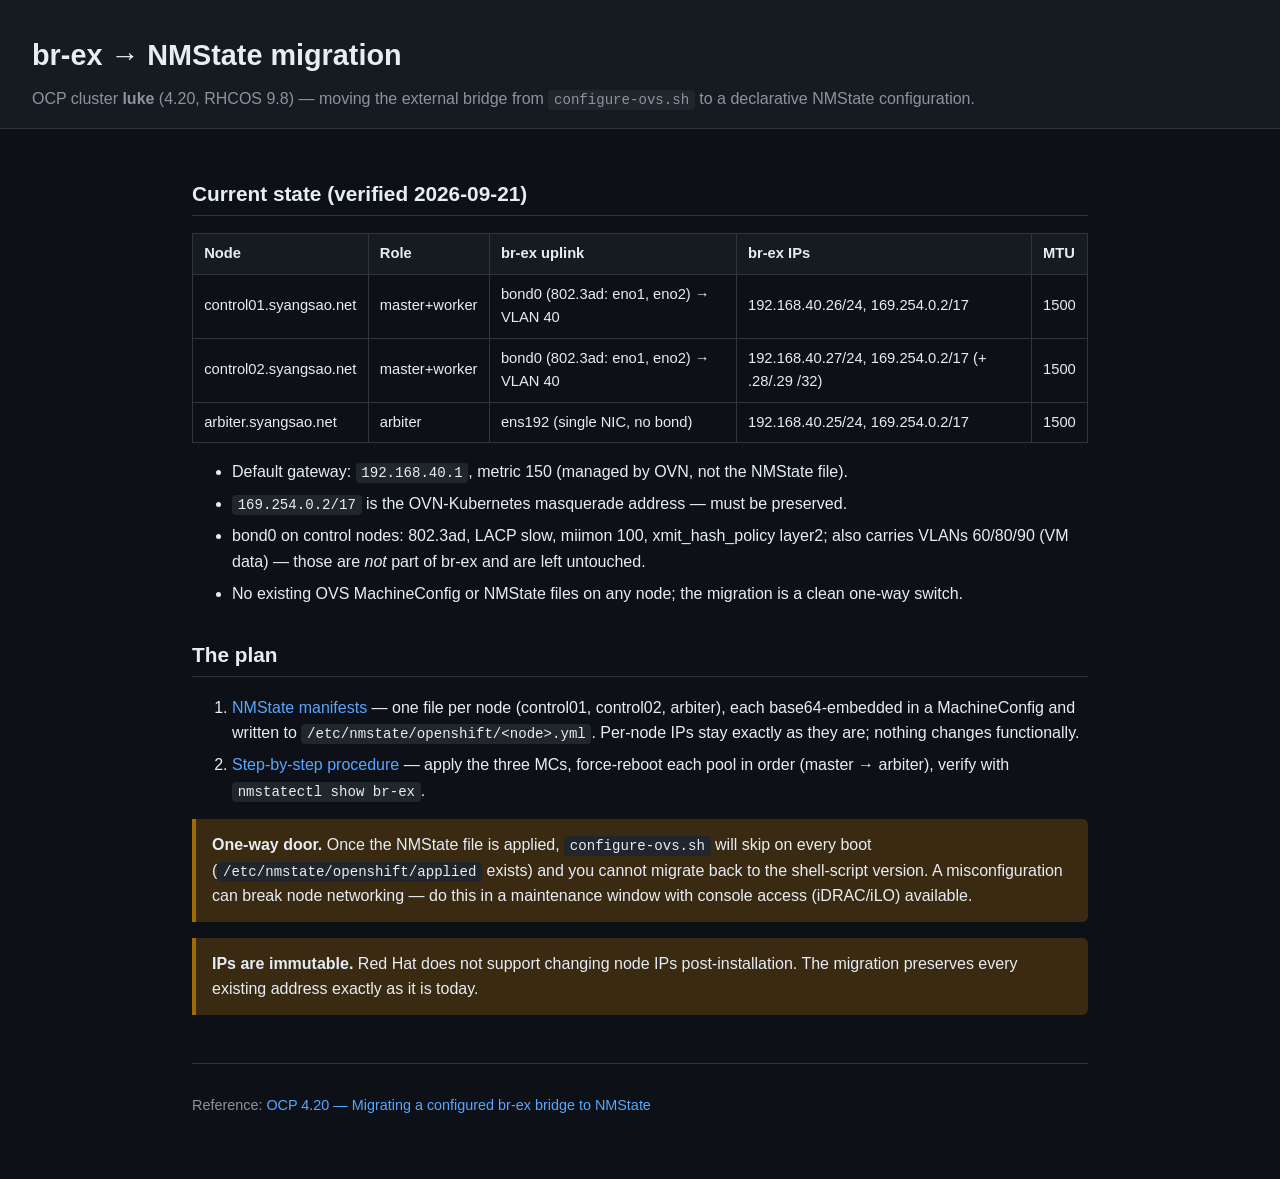
<file: index.html>
<!DOCTYPE html>
<html lang="en">
<head>
  <meta charset="utf-8">
  <meta name="viewport" content="width=device-width, initial-scale=1">
  <title>Migrating br-ex to NMState — luke</title>
  <link rel="stylesheet" href="style.css">
</head>
<body>
  <header>
    <h1>br-ex &rarr; NMState migration</h1>
    <p class="subtitle">OCP cluster <strong>luke</strong> (4.20, RHCOS 9.8) — moving the external bridge from
      <code>configure-ovs.sh</code> to a declarative NMState configuration.</p>
  </header>

  <main>
    <section id="summary">
      <h2>Current state (verified 2026-09-21)</h2>
      <table>
        <tr><th>Node</th><th>Role</th><th>br-ex uplink</th><th>br-ex IPs</th><th>MTU</th></tr>
        <tr>
          <td>control01.syangsao.net</td><td>master+worker</td>
          <td>bond0 (802.3ad: eno1, eno2) &rarr; VLAN 40</td>
          <td>192.168.40.26/24, 169.254.0.2/17</td><td>1500</td>
        </tr>
        <tr>
          <td>control02.syangsao.net</td><td>master+worker</td>
          <td>bond0 (802.3ad: eno1, eno2) &rarr; VLAN 40</td>
          <td>192.168.40.27/24, 169.254.0.2/17 (+ .28/.29 /32)</td><td>1500</td>
        </tr>
        <tr>
          <td>arbiter.syangsao.net</td><td>arbiter</td>
          <td>ens192 (single NIC, no bond)</td>
          <td>192.168.40.25/24, 169.254.0.2/17</td><td>1500</td>
        </tr>
      </table>

      <ul>
        <li>Default gateway: <code>192.168.40.1</code>, metric 150 (managed by OVN, not the NMState file).</li>
        <li><code>169.254.0.2/17</code> is the OVN-Kubernetes masquerade address — must be preserved.</li>
        <li>bond0 on control nodes: 802.3ad, LACP slow, miimon 100, xmit_hash_policy layer2; also carries
          VLANs 60/80/90 (VM data) — those are <em>not</em> part of br-ex and are left untouched.</li>
        <li>No existing OVS MachineConfig or NMState files on any node; the migration is a clean one-way switch.</li>
      </ul>
    </section>

    <section id="plan">
      <h2>The plan</h2>
      <ol>
        <li><a href="nmstate.html">NMState manifests</a> — one file per node (control01, control02, arbiter), each
          base64-embedded in a MachineConfig and written to <code>/etc/nmstate/openshift/&lt;node&gt;.yml</code>.
          Per-node IPs stay exactly as they are; nothing changes functionally.</li>
        <li><a href="migration.html">Step-by-step procedure</a> — apply the three MCs, force-reboot each pool in order
          (master &rarr; arbiter), verify with <code>nmstatectl show br-ex</code>.</li>
      </ol>

      <div class="warning">
        <strong>One-way door.</strong> Once the NMState file is applied, <code>configure-ovs.sh</code> will skip on
        every boot (<code>/etc/nmstate/openshift/applied</code> exists) and you cannot migrate back to the shell-script
        version. A misconfiguration can break node networking — do this in a maintenance window with console access
        (iDRAC/iLO) available.
      </div>

      <div class="warning">
        <strong>IPs are immutable.</strong> Red Hat does not support changing node IPs post-installation. The
        migration preserves every existing address exactly as it is today.
      </div>
    </section>

    <footer>
      <p>Reference: <a href="https://docs.redhat.com/en/documentation/openshift_container_platform/4.20/html/installing_on_bare_metal/bare-metal-post-installation-configuration#migrating-br-ex-bridge-nmstate_bare-metal-postinstallation-configuration">
      OCP 4.20 — Migrating a configured br-ex bridge to NMState</a></p>
    </footer>
  </main>
</body>
</html>
</file>
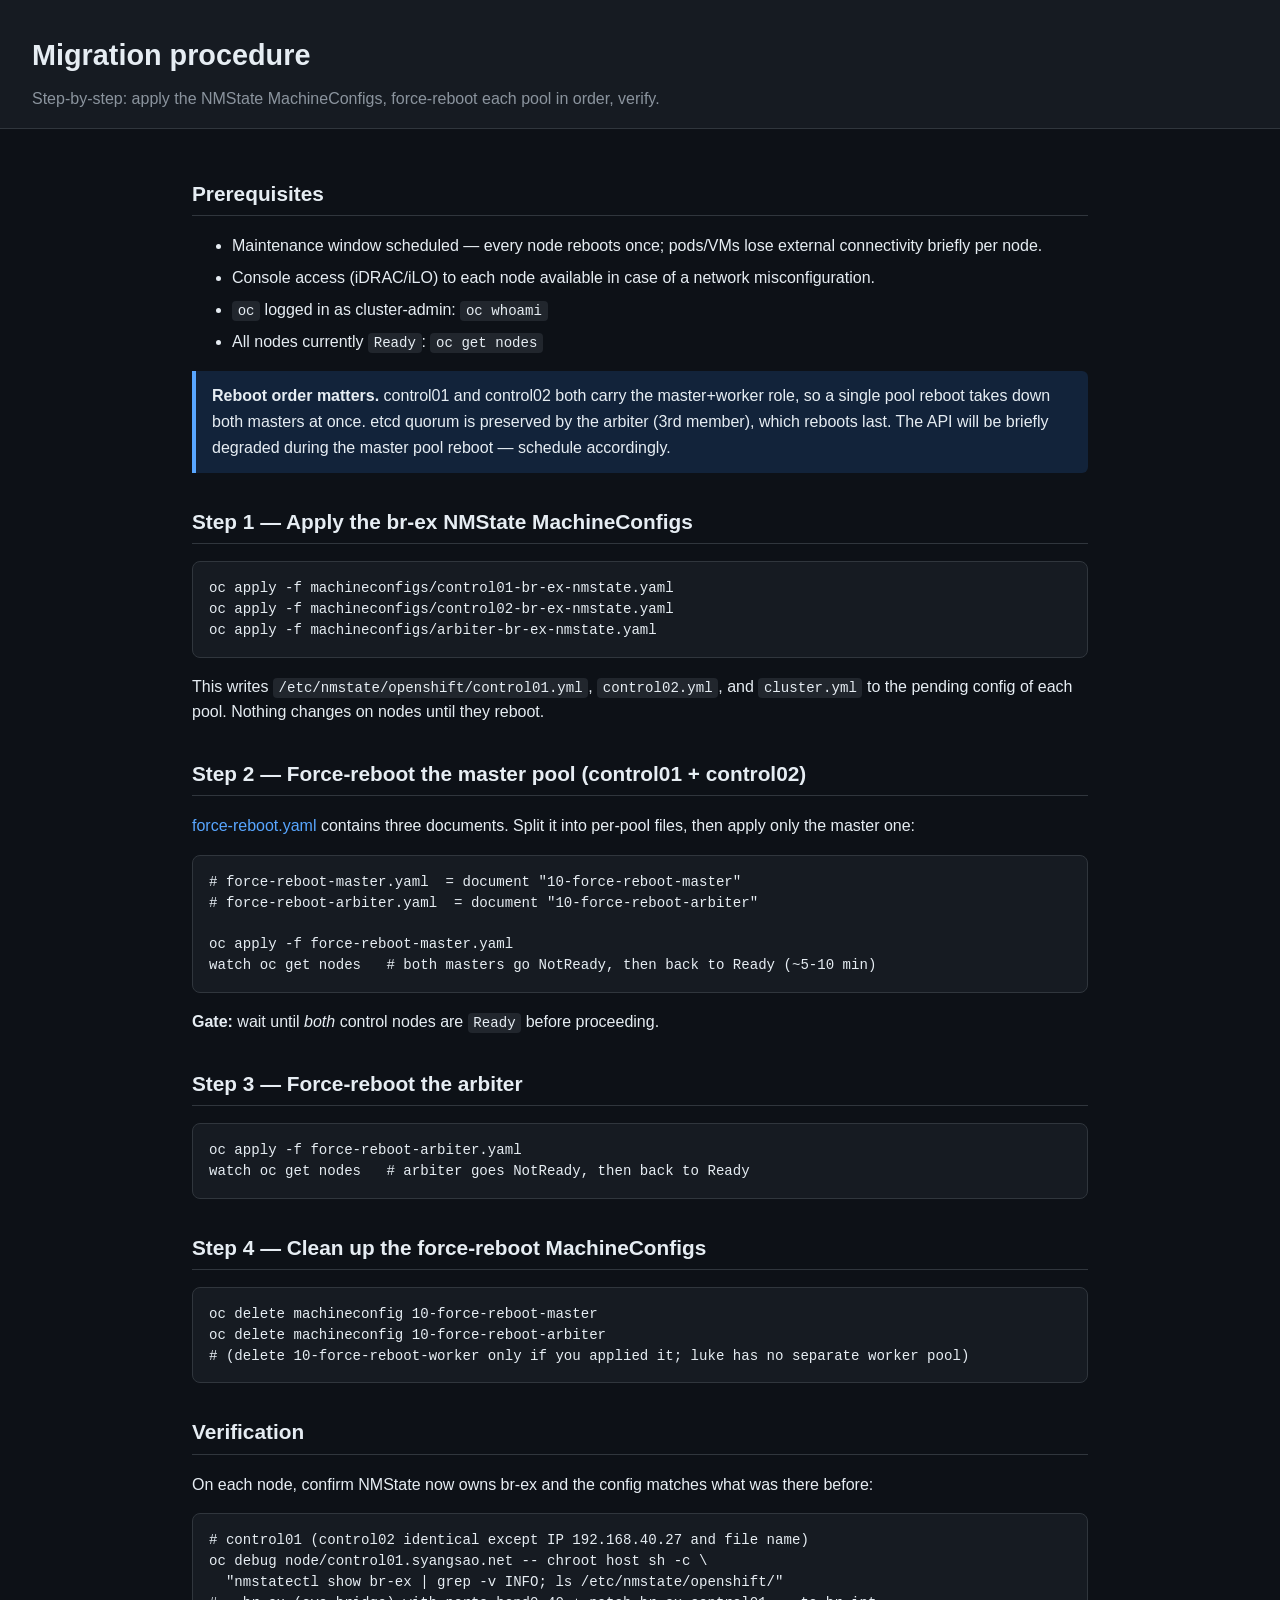
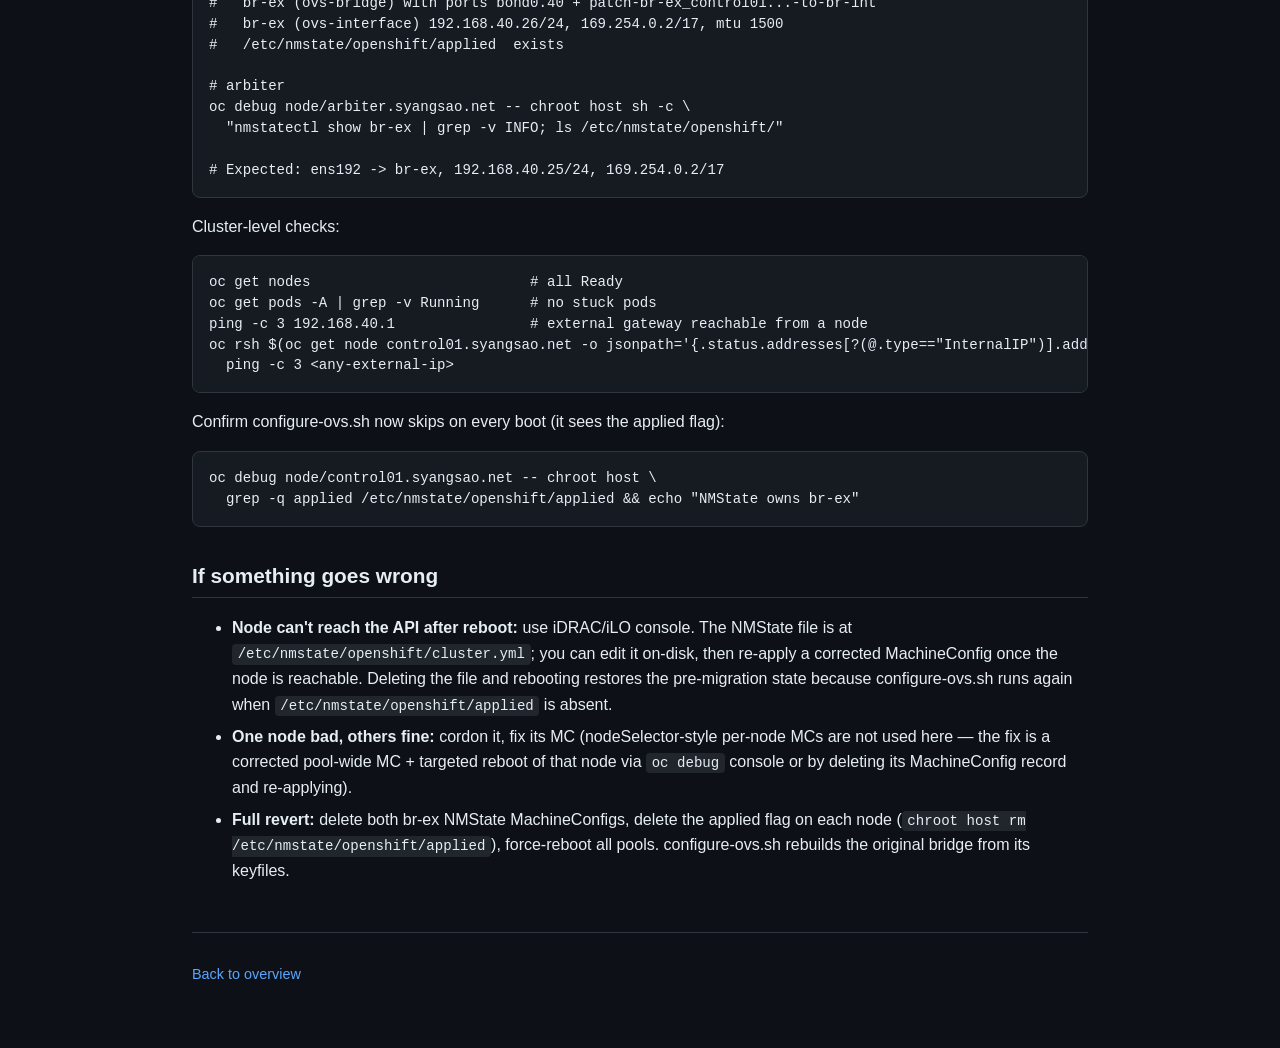
<file: migration.html>
<!DOCTYPE html>
<html lang="en">
<head>
  <meta charset="utf-8">
  <meta name="viewport" content="width=device-width, initial-scale=1">
  <title>Migration procedure — luke</title>
  <link rel="stylesheet" href="style.css">
</head>
<body>
  <header>
    <h1>Migration procedure</h1>
    <p class="subtitle">Step-by-step: apply the NMState MachineConfigs, force-reboot each pool in order, verify.</p>
  </header>

  <main>
    <section id="prereqs">
      <h2>Prerequisites</h2>
      <ul>
        <li>Maintenance window scheduled — every node reboots once; pods/VMs lose external connectivity briefly per node.</li>
        <li>Console access (iDRAC/iLO) to each node available in case of a network misconfiguration.</li>
        <li><code>oc</code> logged in as cluster-admin: <code>oc whoami</code></li>
        <li>All nodes currently <code>Ready</code>: <code>oc get nodes</code></li>
      </ul>

      <div class="note">
        <strong>Reboot order matters.</strong> control01 and control02 both carry the master+worker role, so a single
        pool reboot takes down both masters at once. etcd quorum is preserved by the arbiter (3rd member), which reboots
        last. The API will be briefly degraded during the master pool reboot — schedule accordingly.
      </div>
    </section>

    <section id="step1">
      <h2>Step 1 — Apply the br-ex NMState MachineConfigs</h2>
      <pre><code>oc apply -f machineconfigs/control01-br-ex-nmstate.yaml
oc apply -f machineconfigs/control02-br-ex-nmstate.yaml
oc apply -f machineconfigs/arbiter-br-ex-nmstate.yaml</code></pre>
      <p>This writes <code>/etc/nmstate/openshift/control01.yml</code>, <code>control02.yml</code>, and
      <code>cluster.yml</code> to the pending config of each pool. Nothing changes on nodes until they reboot.</p>
    </section>
    <section id="step2">
      <h2>Step 2 — Force-reboot the master pool (control01 + control02)</h2>
      <p><a href="machineconfigs/force-reboot.yaml">force-reboot.yaml</a> contains three documents. Split it into per-pool
      files, then apply only the master one:</p>
      <pre><code># force-reboot-master.yaml  = document "10-force-reboot-master"
# force-reboot-arbiter.yaml  = document "10-force-reboot-arbiter"

oc apply -f force-reboot-master.yaml
watch oc get nodes   # both masters go NotReady, then back to Ready (~5-10 min)</code></pre>
      <p><strong>Gate:</strong> wait until <em>both</em> control nodes are <code>Ready</code> before proceeding.</p>
    </section>
    <section id="step3">
      <h2>Step 3 — Force-reboot the arbiter</h2>
      <pre><code>oc apply -f force-reboot-arbiter.yaml
watch oc get nodes   # arbiter goes NotReady, then back to Ready</code></pre>
    </section>

    <section id="step4">
      <h2>Step 4 — Clean up the force-reboot MachineConfigs</h2>
      <pre><code>oc delete machineconfig 10-force-reboot-master
oc delete machineconfig 10-force-reboot-arbiter
# (delete 10-force-reboot-worker only if you applied it; luke has no separate worker pool)</code></pre>
    </section>

    <section id="verify">
      <h2>Verification</h2>
      <p>On each node, confirm NMState now owns br-ex and the config matches what was there before:</p>
      <pre><code># control01 (control02 identical except IP 192.168.40.27 and file name)
oc debug node/control01.syangsao.net -- chroot host sh -c \
  "nmstatectl show br-ex | grep -v INFO; ls /etc/nmstate/openshift/"
#   br-ex (ovs-bridge) with ports bond0.40 + patch-br-ex_control01...-to-br-int
#   br-ex (ovs-interface) 192.168.40.26/24, 169.254.0.2/17, mtu 1500
#   /etc/nmstate/openshift/applied  exists

# arbiter
oc debug node/arbiter.syangsao.net -- chroot host sh -c \
  "nmstatectl show br-ex | grep -v INFO; ls /etc/nmstate/openshift/"

# Expected: ens192 -> br-ex, 192.168.40.25/24, 169.254.0.2/17</code></pre>
      <p>Cluster-level checks:</p>
      <pre><code>oc get nodes                          # all Ready
oc get pods -A | grep -v Running      # no stuck pods
ping -c 3 192.168.40.1                # external gateway reachable from a node
oc rsh $(oc get node control01.syangsao.net -o jsonpath='{.status.addresses[?(@.type=="InternalIP")].address}') \
  ping -c 3 &lt;any-external-ip&gt;</code></pre>
      <p>Confirm configure-ovs.sh now skips on every boot (it sees the applied flag):</p>
      <pre><code>oc debug node/control01.syangsao.net -- chroot host \
  grep -q applied /etc/nmstate/openshift/applied &amp;&amp; echo "NMState owns br-ex"</code></pre>
    </section>

    <section id="rollback">
      <h2>If something goes wrong</h2>
      <ul>
        <li><strong>Node can't reach the API after reboot:</strong> use iDRAC/iLO console. The NMState file is at
          <code>/etc/nmstate/openshift/cluster.yml</code>; you can edit it on-disk, then re-apply a corrected MachineConfig
          once the node is reachable. Deleting the file and rebooting restores the pre-migration state because
          configure-ovs.sh runs again when <code>/etc/nmstate/openshift/applied</code> is absent.</li>
        <li><strong>One node bad, others fine:</strong> cordon it, fix its MC (nodeSelector-style per-node MCs are not used
          here — the fix is a corrected pool-wide MC + targeted reboot of that node via
          <code>oc debug</code> console or by deleting its MachineConfig record and re-applying).</li>
        <li><strong>Full revert:</strong> delete both br-ex NMState MachineConfigs, delete the applied flag on each node
          (<code>chroot host rm /etc/nmstate/openshift/applied</code>), force-reboot all pools. configure-ovs.sh rebuilds
          the original bridge from its keyfiles.</li>
      </ul>
    </section>

    <footer><p><a href="index.html">Back to overview</a></p></footer>
  </main>
</body>
</html>
</file>
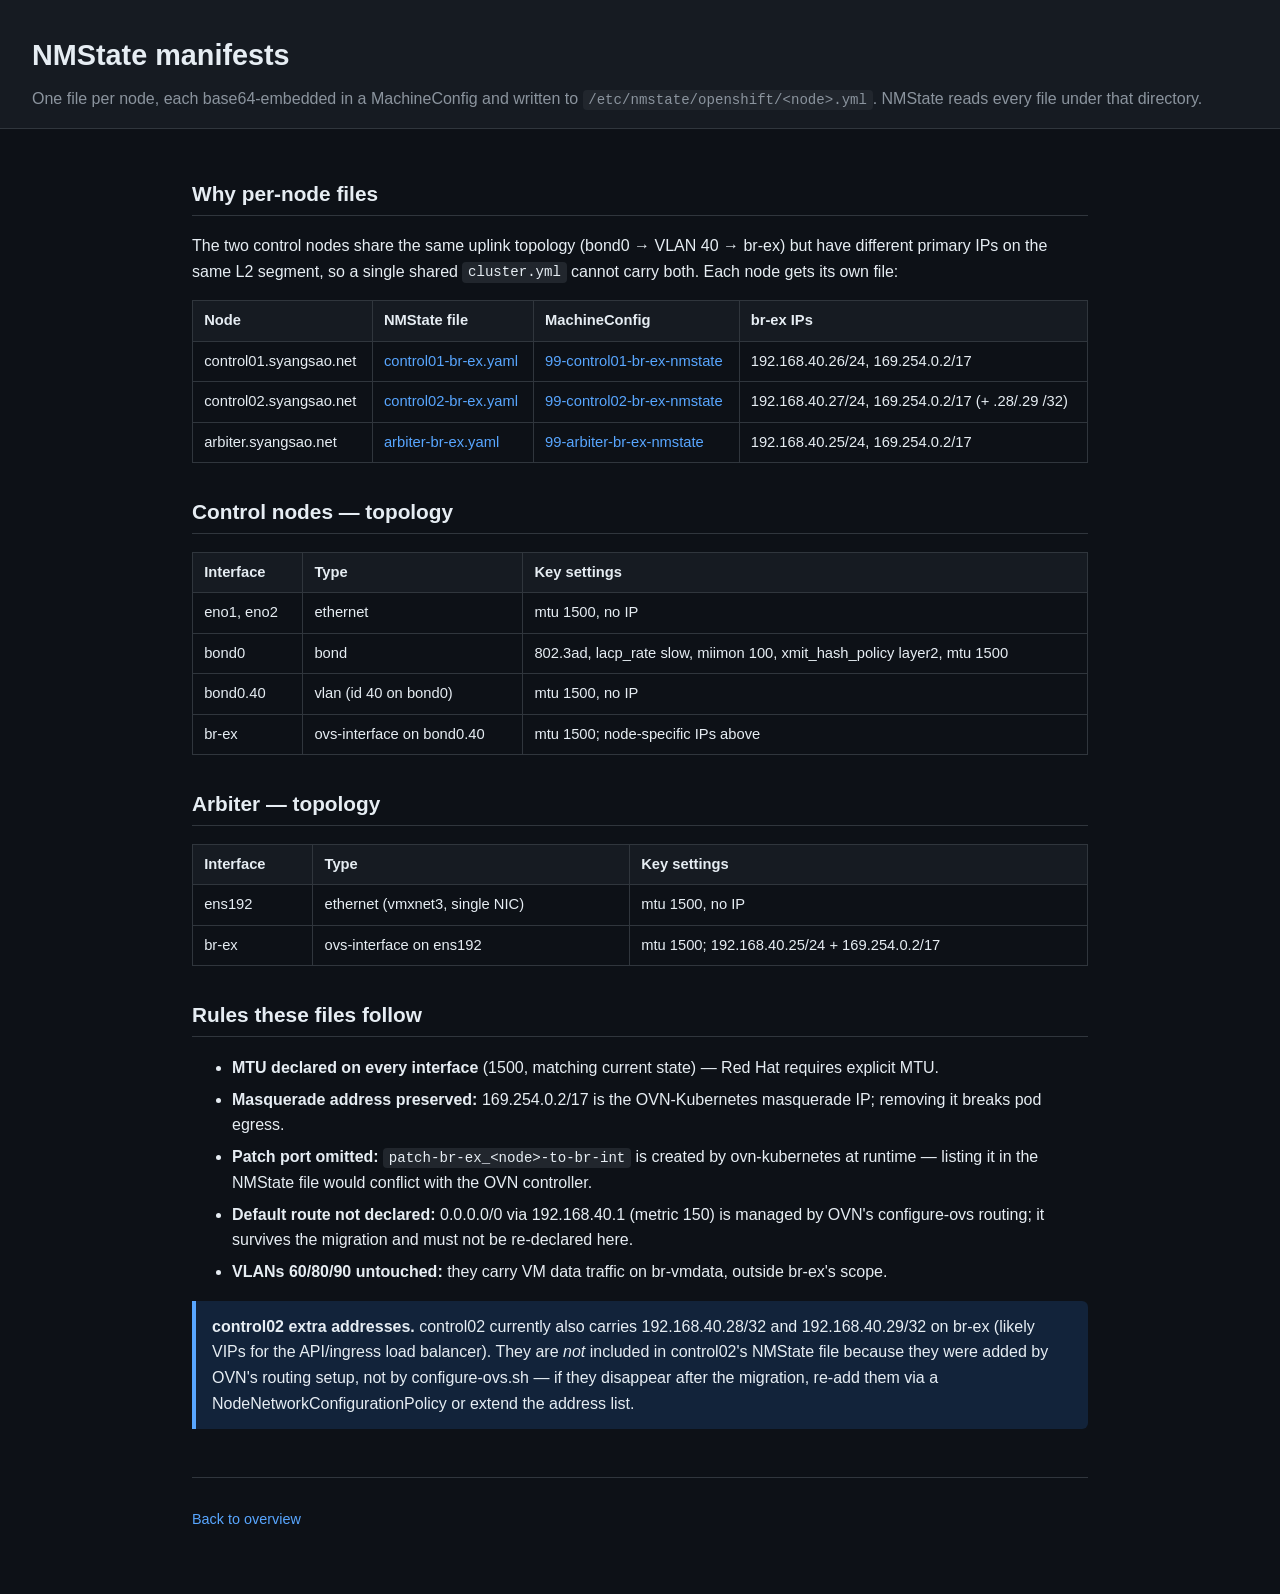
<file: nmstate.html>
<!DOCTYPE html>
<html lang="en">
<head>
  <meta charset="utf-8">
  <meta name="viewport" content="width=device-width, initial-scale=1">
  <title>NMState manifests — luke</title>
  <link rel="stylesheet" href="style.css">
</head>
<body>
  <header>
    <h1>NMState manifests</h1>
    <p class="subtitle">One file per node, each base64-embedded in a MachineConfig and written to
      <code>/etc/nmstate/openshift/&lt;node&gt;.yml</code>. NMState reads every file under that directory.</p>
  </header>

  <main>
    <section id="layout">
      <h2>Why per-node files</h2>
      <p>The two control nodes share the same uplink topology (bond0 &rarr; VLAN 40 &rarr; br-ex) but have different
      primary IPs on the same L2 segment, so a single shared <code>cluster.yml</code> cannot carry both. Each node gets
      its own file:</p>
      <table>
        <tr><th>Node</th><th>NMState file</th><th>MachineConfig</th><th>br-ex IPs</th></tr>
        <tr>
          <td>control01.syangsao.net</td>
          <td><a href="nmstate/control01-br-ex.yaml">control01-br-ex.yaml</a></td>
          <td><a href="machineconfigs/control01-br-ex-nmstate.yaml">99-control01-br-ex-nmstate</a></td>
          <td>192.168.40.26/24, 169.254.0.2/17</td>
        </tr>
        <tr>
          <td>control02.syangsao.net</td>
          <td><a href="nmstate/control02-br-ex.yaml">control02-br-ex.yaml</a></td>
          <td><a href="machineconfigs/control02-br-ex-nmstate.yaml">99-control02-br-ex-nmstate</a></td>
          <td>192.168.40.27/24, 169.254.0.2/17 (+ .28/.29 /32)</td>
        </tr>
        <tr>
          <td>arbiter.syangsao.net</td>
          <td><a href="nmstate/arbiter-br-ex.yaml">arbiter-br-ex.yaml</a></td>
          <td><a href="machineconfigs/arbiter-br-ex-nmstate.yaml">99-arbiter-br-ex-nmstate</a></td>
          <td>192.168.40.25/24, 169.254.0.2/17</td>
        </tr>
      </table>
    </section>

    <section id="master">
      <h2>Control nodes — topology</h2>
      <table>
        <tr><th>Interface</th><th>Type</th><th>Key settings</th></tr>
        <tr><td>eno1, eno2</td><td>ethernet</td><td>mtu 1500, no IP</td></tr>
        <tr><td>bond0</td><td>bond</td><td>802.3ad, lacp_rate slow, miimon 100, xmit_hash_policy layer2, mtu 1500</td></tr>
        <tr><td>bond0.40</td><td>vlan (id 40 on bond0)</td><td>mtu 1500, no IP</td></tr>
        <tr><td>br-ex</td><td>ovs-interface on bond0.40</td><td>mtu 1500; node-specific IPs above</td></tr>
      </table>
    </section>

    <section id="arbiter">
      <h2>Arbiter — topology</h2>
      <table>
        <tr><th>Interface</th><th>Type</th><th>Key settings</th></tr>
        <tr><td>ens192</td><td>ethernet (vmxnet3, single NIC)</td><td>mtu 1500, no IP</td></tr>
        <tr><td>br-ex</td><td>ovs-interface on ens192</td><td>mtu 1500; 192.168.40.25/24 + 169.254.0.2/17</td></tr>
      </table>
    </section>

    <section id="rules">
      <h2>Rules these files follow</h2>
      <ul>
        <li><strong>MTU declared on every interface</strong> (1500, matching current state) — Red Hat requires explicit MTU.</li>
        <li><strong>Masquerade address preserved:</strong> 169.254.0.2/17 is the OVN-Kubernetes masquerade IP; removing it
          breaks pod egress.</li>
        <li><strong>Patch port omitted:</strong> <code>patch-br-ex_&lt;node&gt;-to-br-int</code> is created by ovn-kubernetes
          at runtime — listing it in the NMState file would conflict with the OVN controller.</li>
        <li><strong>Default route not declared:</strong> 0.0.0.0/0 via 192.168.40.1 (metric 150) is managed by OVN's
          configure-ovs routing; it survives the migration and must not be re-declared here.</li>
        <li><strong>VLANs 60/80/90 untouched:</strong> they carry VM data traffic on br-vmdata, outside br-ex's scope.</li>
      </ul>

      <div class="note">
        <strong>control02 extra addresses.</strong> control02 currently also carries 192.168.40.28/32 and
        192.168.40.29/32 on br-ex (likely VIPs for the API/ingress load balancer). They are <em>not</em> included in
        control02's NMState file because they were added by OVN's routing setup, not by configure-ovs.sh — if they
          disappear after the migration, re-add them via a NodeNetworkConfigurationPolicy or extend the address list.
      </div>
    </section>

    <footer><p><a href="index.html">Back to overview</a></p></footer>
  </main>
</body>
</html>
</file>
<file: style.css>
:root {
  --bg: #0d1117;
  --panel: #161b22;
  --border: #30363d;
  --fg: #e6edf3;
  --muted: #8b949e;
  --accent: #58a6ff;
  --warn-bg: #3a2a12;
  --warn-border: #9e6a03;
}

* { box-sizing: border-box; }

body {
  margin: 0;
  font-family: -apple-system, BlinkMacSystemFont, "Segoe UI", Helvetica, Arial, sans-serif;
  background: var(--bg);
  color: var(--fg);
  line-height: 1.6;
}

header {
  padding: 2rem 2rem 1rem;
  border-bottom: 1px solid var(--border);
  background: var(--panel);
}

h1 { margin: 0 0 .5rem; font-size: 1.8rem; }
h2 { margin-top: 2rem; font-size: 1.3rem; border-bottom: 1px solid var(--border); padding-bottom: .3rem; }
h3 { font-size: 1.05rem; }

.subtitle { color: var(--muted); margin: 0; }

main { max-width: 960px; margin: 0 auto; padding: 1rem 2rem 3rem; }

a { color: var(--accent); text-decoration: none; }
a:hover { text-decoration: underline; }

code {
  font-family: "SF Mono", SFMono-Regular, Consolas, monospace;
  font-size: .88em;
  background: #21262d;
  padding: .15em .4em;
  border-radius: 4px;
}

pre {
  background: var(--panel);
  border: 1px solid var(--border);
  border-radius: 8px;
  padding: 1rem;
  overflow-x: auto;
  line-height: 1.45;
}

pre code { background: none; padding: 0; }

table {
  border-collapse: collapse;
  width: 100%;
  margin: 1rem 0;
  font-size: .92em;
}

th, td {
  border: 1px solid var(--border);
  padding: .5rem .7rem;
  text-align: left;
}

th { background: var(--panel); }

.warning {
  background: var(--warn-bg);
  border-left: 4px solid var(--warn-border);
  padding: .8rem 1rem;
  margin: 1rem 0;
  border-radius: 0 6px 6px 0;
}

.note {
  background: #12233a;
  border-left: 4px solid var(--accent);
  padding: .8rem 1rem;
  margin: 1rem 0;
  border-radius: 0 6px 6px 0;
}

footer {
  margin-top: 3rem;
  padding-top: 1rem;
  border-top: 1px solid var(--border);
  color: var(--muted);
  font-size: .9em;
}

ol li, ul li { margin-bottom: .4rem; }
</file>
